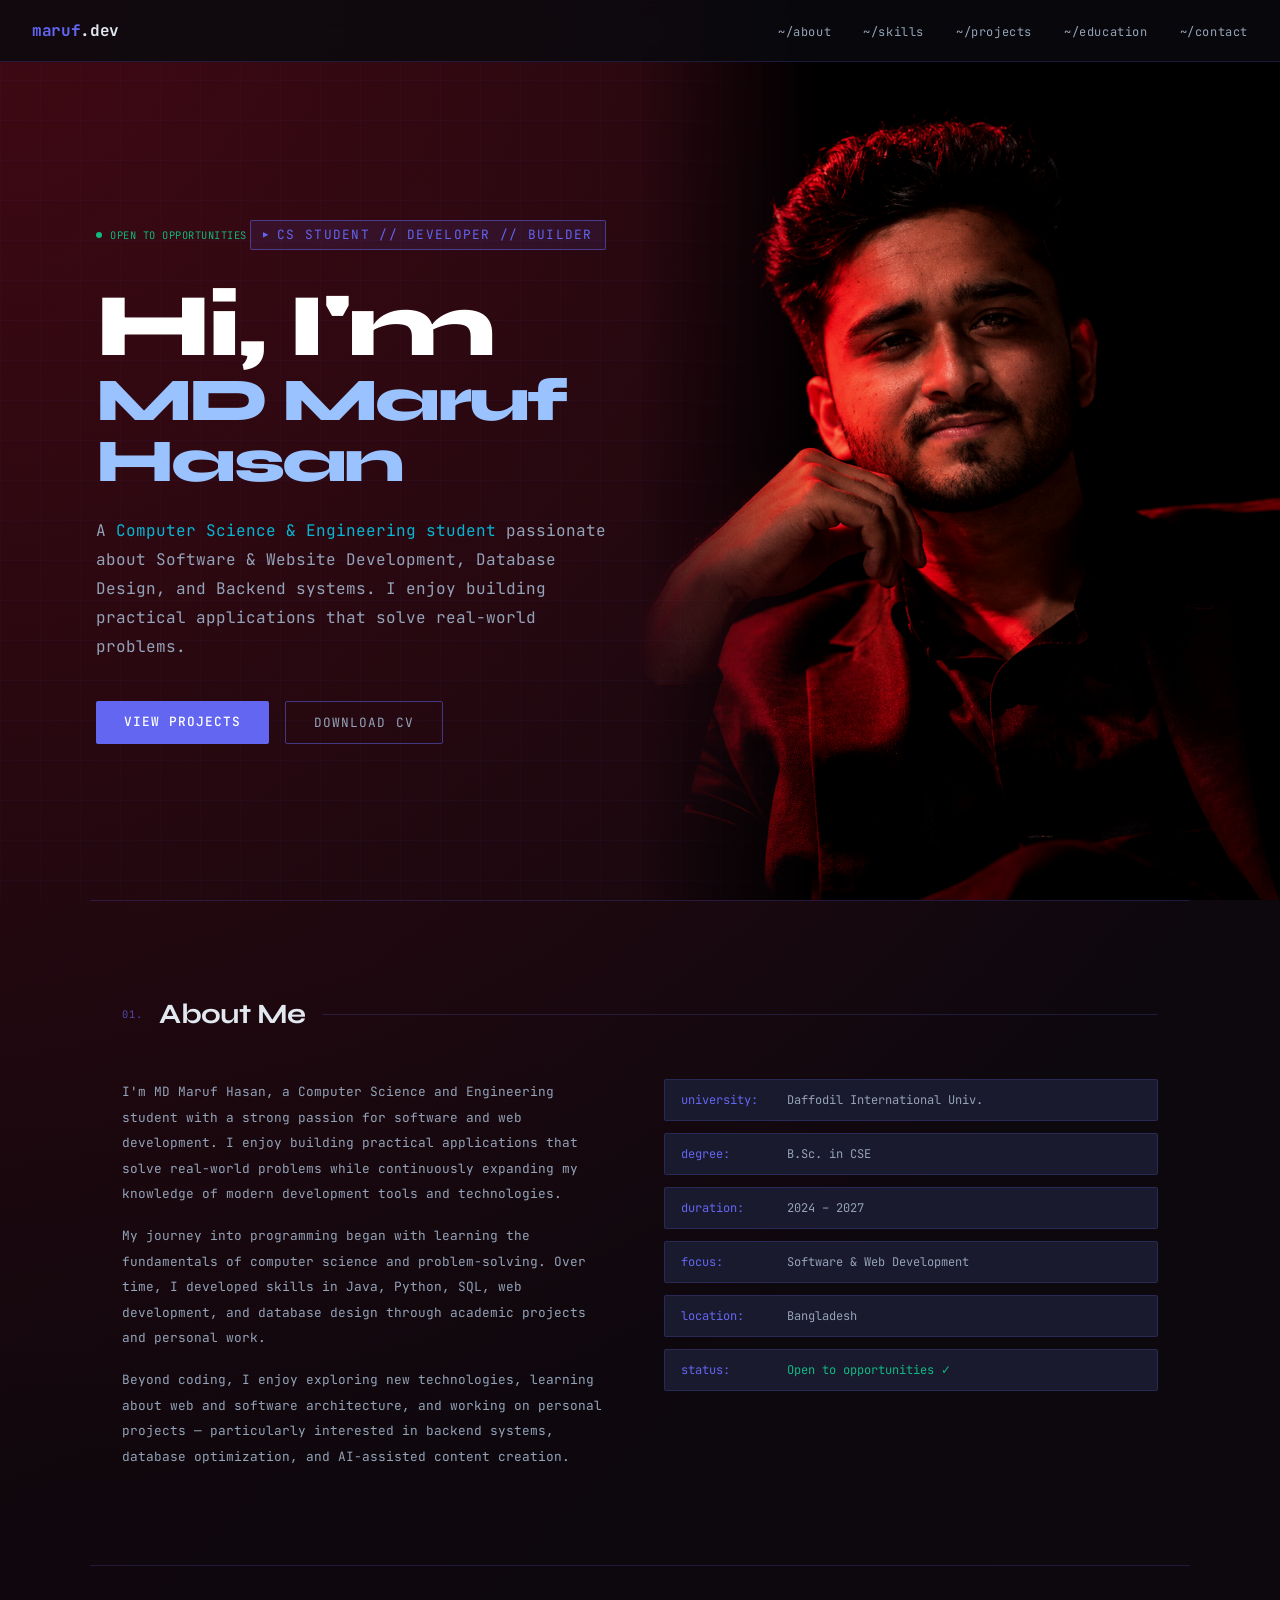
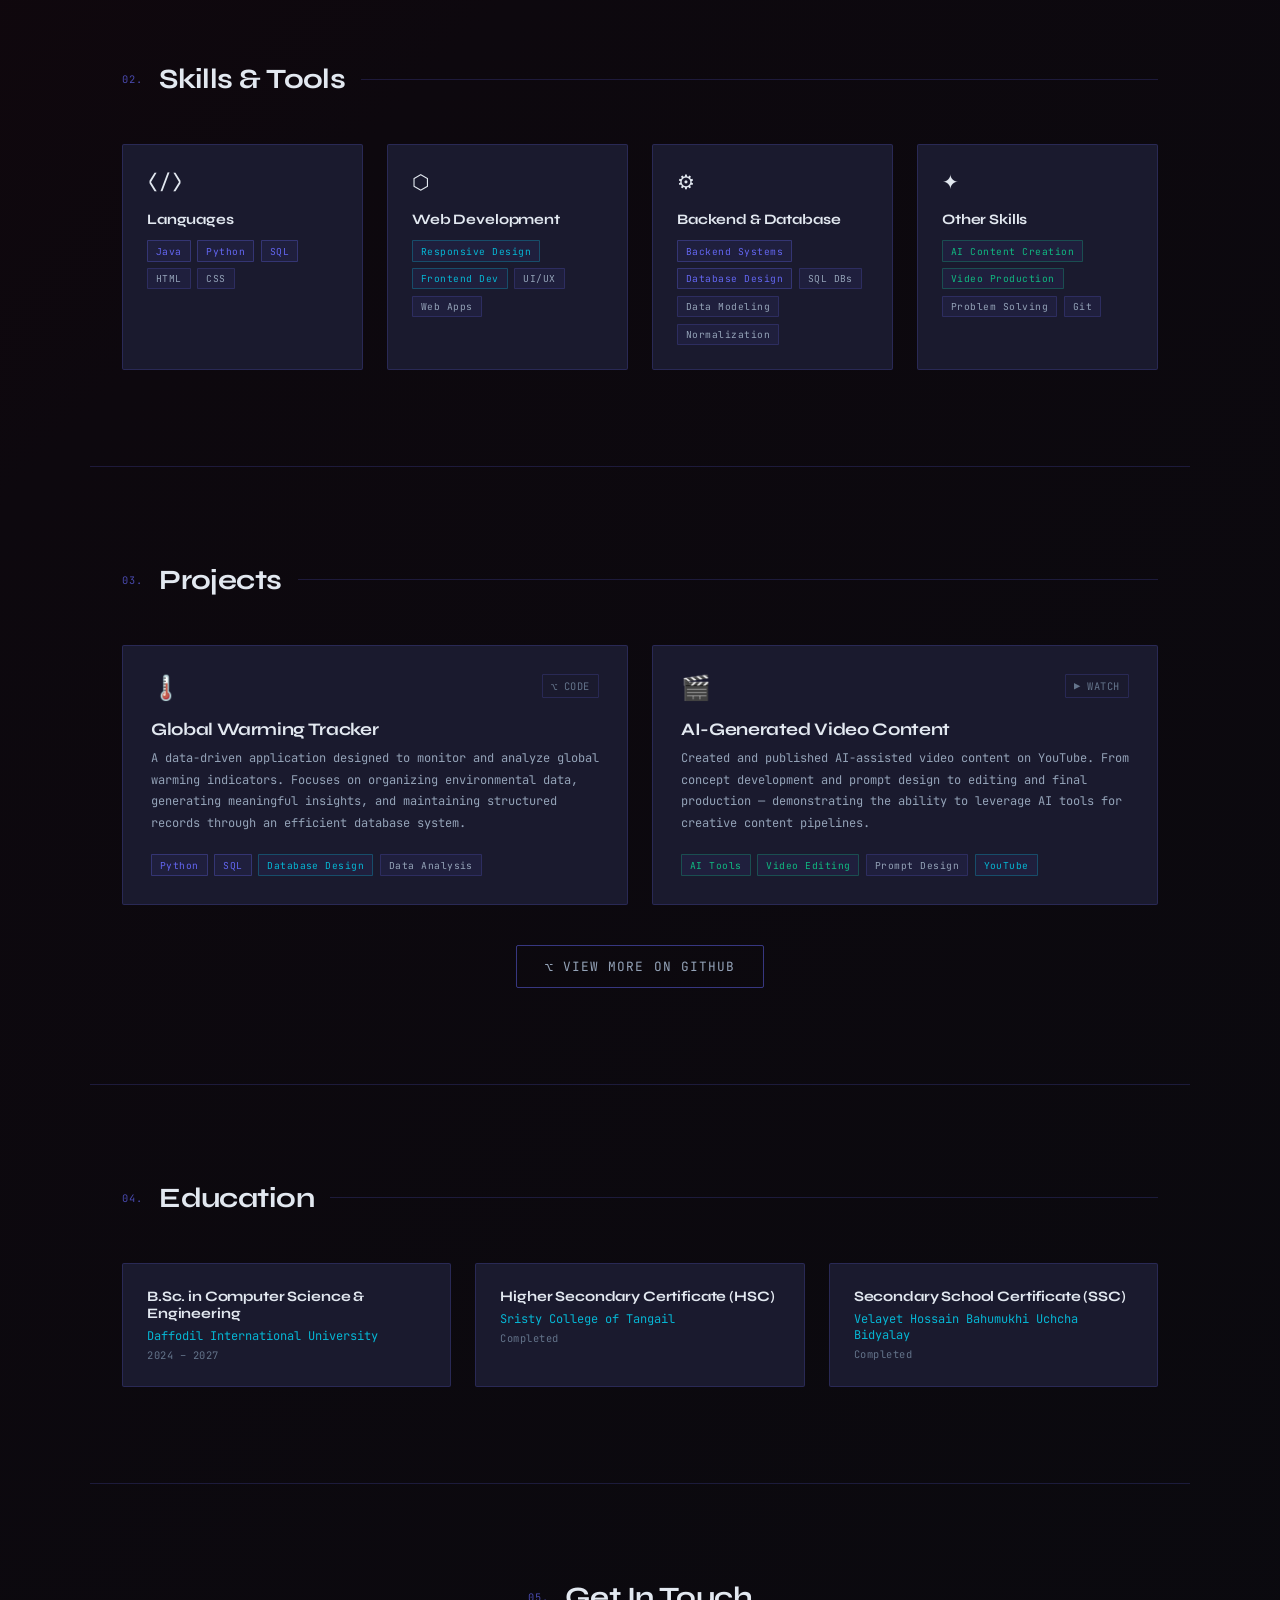
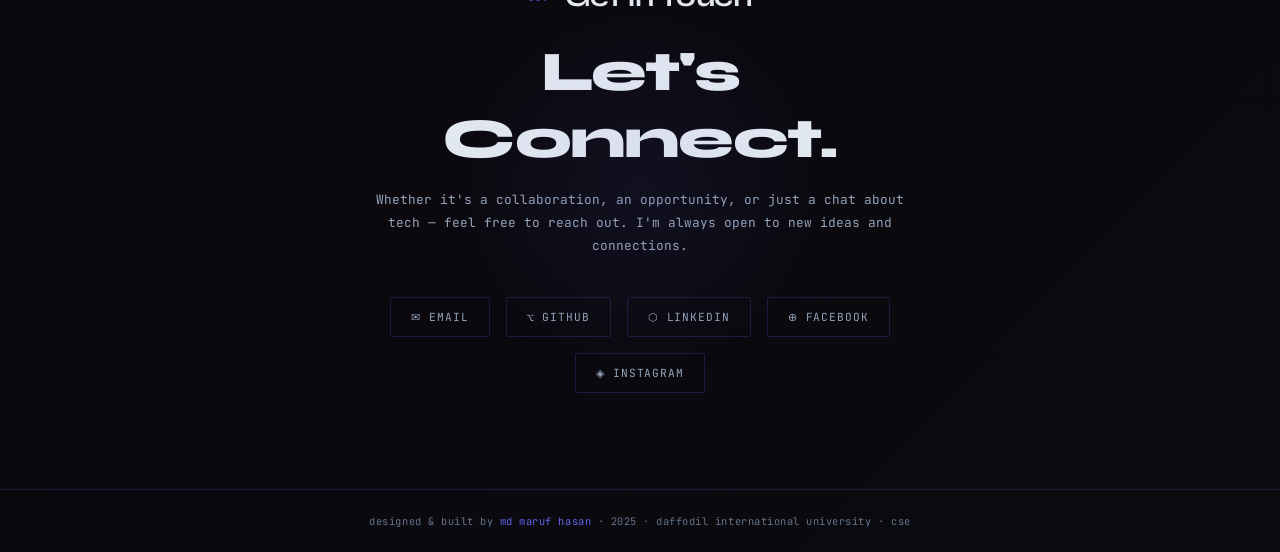
<file: index.html>
<!DOCTYPE html>
<html lang="en">
<head>
<meta charset="UTF-8">
<meta name="viewport" content="width=device-width, initial-scale=1.0">
<title>MD Maruf Hasan — CS Student</title>
<link href="https://fonts.googleapis.com/css2?family=JetBrains+Mono:wght@300;400;500;700&family=Syne:wght@400;600;700;800&display=swap" rel="stylesheet">
<link rel="stylesheet" href="style.css">
</head>
<body id="top">

<nav>
  <a href="#top" class="nav-logo">maruf<span>.dev</span></a>
  <ul class="nav-links">
    <li><a href="#about">~/about</a></li>
    <li><a href="#skills">~/skills</a></li>
    <li><a href="#projects">~/projects</a></li>
    <li><a href="#education">~/education</a></li>
    <li><a href="#contact">~/contact</a></li>
  </ul>
</nav>

<!-- HERO -->
<section class="hero" style="gap:4rem;">
  <div class="hero-content">
    <div class="status-pill">
      <span class="status-dot"></span>
      OPEN TO OPPORTUNITIES
    </div>
    <div class="hero-tag">CS STUDENT // DEVELOPER // BUILDER</div>
    <h1>
      <span class="name-line">Hi, I'm</span>
      <span class="name-line accent-word">MD Maruf Hasan</span>
    </h1>
    <p class="hero-sub">
      A <span class="highlight">Computer Science &amp; Engineering student</span> passionate
      about Software &amp; Website Development, Database Design, and Backend systems.
      I enjoy building practical applications that solve real-world problems.
    </p>
    <div class="hero-cta">
      <a href="#projects" class="btn-primary">VIEW PROJECTS</a>
      <a href="https://drive.google.com/file/d/1HnLMd99gsw0s8gDPvyJ2rtFt3Ogb9XiE/view?usp=sharing" target="_blank" class="btn-outline">DOWNLOAD CV</a>
    </div>
  </div>
  <div class="hero-img-wrap">
    <div class="hero-img-ring">
      <img src="[data-uri]" alt="MD Maruf Hasan profile image" class="hero-img" alt="MD Maruf Hasan" class="hero-img" />
    </div>
  </div>
</section>

<!-- ABOUT -->
<div class="divider"></div>
<section id="about">
  <div class="section-wrap">
    <div class="section-header">
      <span class="section-num mono">01.</span>
      <h2 class="section-title">About Me</h2>
      <div class="section-line"></div>
    </div>
    <div class="about-grid">
      <div class="about-text">
        <p>
          I'm MD Maruf Hasan, a Computer Science and Engineering student with a strong
          passion for software and web development. I enjoy building practical applications
          that solve real-world problems while continuously expanding my knowledge of
          modern development tools and technologies.
        </p>
        <p>
          My journey into programming began with learning the fundamentals of computer
          science and problem-solving. Over time, I developed skills in Java, Python,
          SQL, web development, and database design through academic projects and
          personal work.
        </p>
        <p>
          Beyond coding, I enjoy exploring new technologies, learning about web and
          software architecture, and working on personal projects — particularly interested
          in backend systems, database optimization, and AI-assisted content creation.
        </p>
      </div>
      <div class="info-list">
        <div class="info-item">
          <span class="info-label mono">university:</span>
          <span class="info-val mono">Daffodil International Univ.</span>
        </div>
        <div class="info-item">
          <span class="info-label mono">degree:</span>
          <span class="info-val mono">B.Sc. in CSE</span>
        </div>
        <div class="info-item">
          <span class="info-label mono">duration:</span>
          <span class="info-val mono">2024 – 2027</span>
        </div>
        <div class="info-item">
          <span class="info-label mono">focus:</span>
          <span class="info-val mono">Software &amp; Web Development</span>
        </div>
        <div class="info-item">
          <span class="info-label mono">location:</span>
          <span class="info-val mono">Bangladesh</span>
        </div>
        <div class="info-item">
          <span class="info-label mono">status:</span>
          <span class="info-val mono" style="color:#10b981;">Open to opportunities ✓</span>
        </div>
      </div>
    </div>
  </div>
</section>

<!-- SKILLS -->
<div class="divider"></div>
<section id="skills">
  <div class="section-wrap">
    <div class="section-header">
      <span class="section-num mono">02.</span>
      <h2 class="section-title">Skills &amp; Tools</h2>
      <div class="section-line"></div>
    </div>
    <div class="skills-grid">
      <div class="skill-card">
        <div class="skill-icon">⟨/⟩</div>
        <div class="skill-name">Languages</div>
        <div class="skill-tags">
          <span class="tag accent">Java</span>
          <span class="tag accent">Python</span>
          <span class="tag accent">SQL</span>
          <span class="tag">HTML</span>
          <span class="tag">CSS</span>
        </div>
      </div>
      <div class="skill-card">
        <div class="skill-icon">⬡</div>
        <div class="skill-name">Web Development</div>
        <div class="skill-tags">
          <span class="tag cyan">Responsive Design</span>
          <span class="tag cyan">Frontend Dev</span>
          <span class="tag">UI/UX</span>
          <span class="tag">Web Apps</span>
        </div>
      </div>
      <div class="skill-card">
        <div class="skill-icon">⚙</div>
        <div class="skill-name">Backend &amp; Database</div>
        <div class="skill-tags">
          <span class="tag accent">Backend Systems</span>
          <span class="tag accent">Database Design</span>
          <span class="tag">SQL DBs</span>
          <span class="tag">Data Modeling</span>
          <span class="tag">Normalization</span>
        </div>
      </div>
      <div class="skill-card">
        <div class="skill-icon">✦</div>
        <div class="skill-name">Other Skills</div>
        <div class="skill-tags">
          <span class="tag green">AI Content Creation</span>
          <span class="tag green">Video Production</span>
          <span class="tag">Problem Solving</span>
          <span class="tag">Git</span>
        </div>
      </div>
    </div>
  </div>
</section>

<!-- PROJECTS -->
<div class="divider"></div>
<section id="projects">
  <div class="section-wrap">
    <div class="section-header">
      <span class="section-num mono">03.</span>
      <h2 class="section-title">Projects</h2>
      <div class="section-line"></div>
    </div>
    <div class="projects-grid">

      <div class="project-card">
        <div class="project-header">
          <div class="project-icon">🌡️</div>
          <div class="project-links">
            <a href="https://github.com/marufhasan-177/Global_Warming_tracker" target="_blank" class="project-link">⌥ CODE</a>
          </div>
        </div>
        <div class="project-name">Global Warming Tracker</div>
        <div class="project-desc">
          A data-driven application designed to monitor and analyze global warming
          indicators. Focuses on organizing environmental data, generating meaningful
          insights, and maintaining structured records through an efficient database system.
        </div>
        <div class="project-stack">
          <span class="tag accent">Python</span>
          <span class="tag accent">SQL</span>
          <span class="tag cyan">Database Design</span>
          <span class="tag">Data Analysis</span>
        </div>
      </div>

      <div class="project-card">
        <div class="project-header">
          <div class="project-icon">🎬</div>
          <div class="project-links">
            <a href="https://youtu.be/gZTeO2eKrio?si=ry5_ucvU-b6ZvsV4" target="_blank" class="project-link">▶ WATCH</a>
          </div>
        </div>
        <div class="project-name">AI-Generated Video Content</div>
        <div class="project-desc">
          Created and published AI-assisted video content on YouTube. From concept
          development and prompt design to editing and final production — demonstrating
          the ability to leverage AI tools for creative content pipelines.
        </div>
        <div class="project-stack">
          <span class="tag green">AI Tools</span>
          <span class="tag green">Video Editing</span>
          <span class="tag">Prompt Design</span>
          <span class="tag cyan">YouTube</span>
        </div>
      </div>

    </div>
    <div style="text-align:center; margin-top:2.5rem;">
      <a href="https://github.com/marufhasan-177" target="_blank" class="btn-outline" style="display:inline-flex; align-items:center; gap:0.6rem;">
        ⌥ VIEW MORE ON GITHUB
      </a>
    </div>
  </div>
</section>

<!-- EDUCATION -->
<div class="divider"></div>
<section id="education">
  <div class="section-wrap">
    <div class="section-header">
      <span class="section-num mono">04.</span>
      <h2 class="section-title">Education</h2>
      <div class="section-line"></div>
    </div>
    <div class="edu-grid">
      <div class="edu-card">
        <div class="edu-degree">B.Sc. in Computer Science &amp; Engineering</div>
        <div class="edu-school">Daffodil International University</div>
        <div class="edu-year">2024 – 2027</div>
      </div>
      <div class="edu-card">
        <div class="edu-degree">Higher Secondary Certificate (HSC)</div>
        <div class="edu-school">Sristy College of Tangail</div>
        <div class="edu-year">Completed</div>
      </div>
      <div class="edu-card">
        <div class="edu-degree">Secondary School Certificate (SSC)</div>
        <div class="edu-school">Velayet Hossain Bahumukhi Uchcha Bidyalay</div>
        <div class="edu-year">Completed</div>
      </div>
    </div>
  </div>
</section>

<!-- CONTACT -->
<div class="divider"></div>
<section id="contact">
  <div class="contact-wrap">
    <div class="contact-glow"></div>
    <div class="section-header" style="justify-content:center; margin-bottom:1.5rem;">
      <span class="section-num mono">05.</span>
      <h2 class="section-title">Get In Touch</h2>
    </div>
    <h2 class="contact-title">Let's Connect.</h2>
    <p class="contact-sub">
      Whether it's a collaboration, an opportunity, or just a chat
      about tech — feel free to reach out. I'm always open to
      new ideas and connections.
    </p>
    <div class="contact-links">
      <a href="mailto:marufhasanprome@gmail.com" class="contact-link">✉ EMAIL</a>
      <a href="https://github.com/marufhasan-177" target="_blank" class="contact-link">⌥ GITHUB</a>
      <a href="https://www.linkedin.com/in/md-maruf-hasan-94461538b/" target="_blank" class="contact-link">⬡ LINKEDIN</a>
      <a href="https://www.facebook.com/marufhasanprome" target="_blank" class="contact-link">⊕ FACEBOOK</a>
      <a href="http://www.instagram.com/marufhasanprome" target="_blank" class="contact-link">◈ INSTAGRAM</a>
    </div>
  </div>
</section>

<footer>
  <p>designed &amp; built by <span>md maruf hasan</span> · 2025 · daffodil international university · cse</p>
</footer>

<script src="style.js" defer></script>
</body>
</html>
</file>
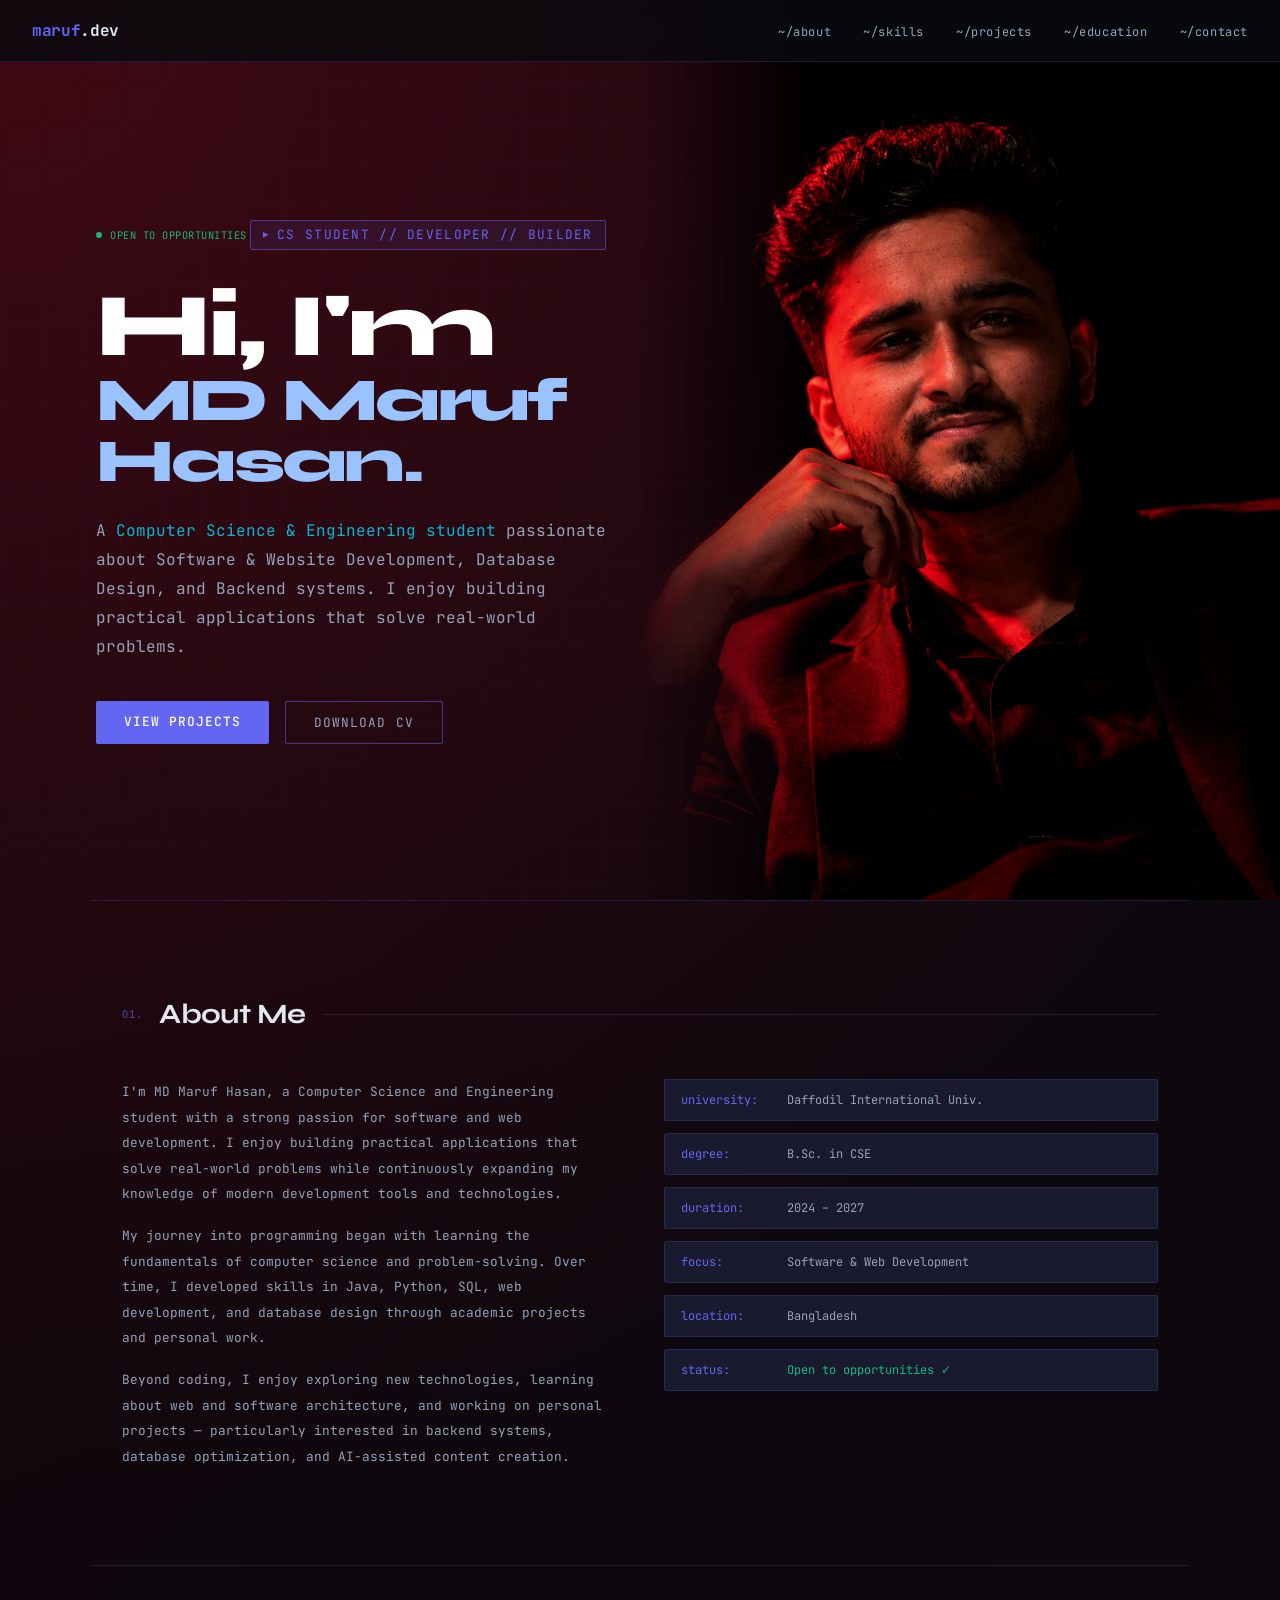
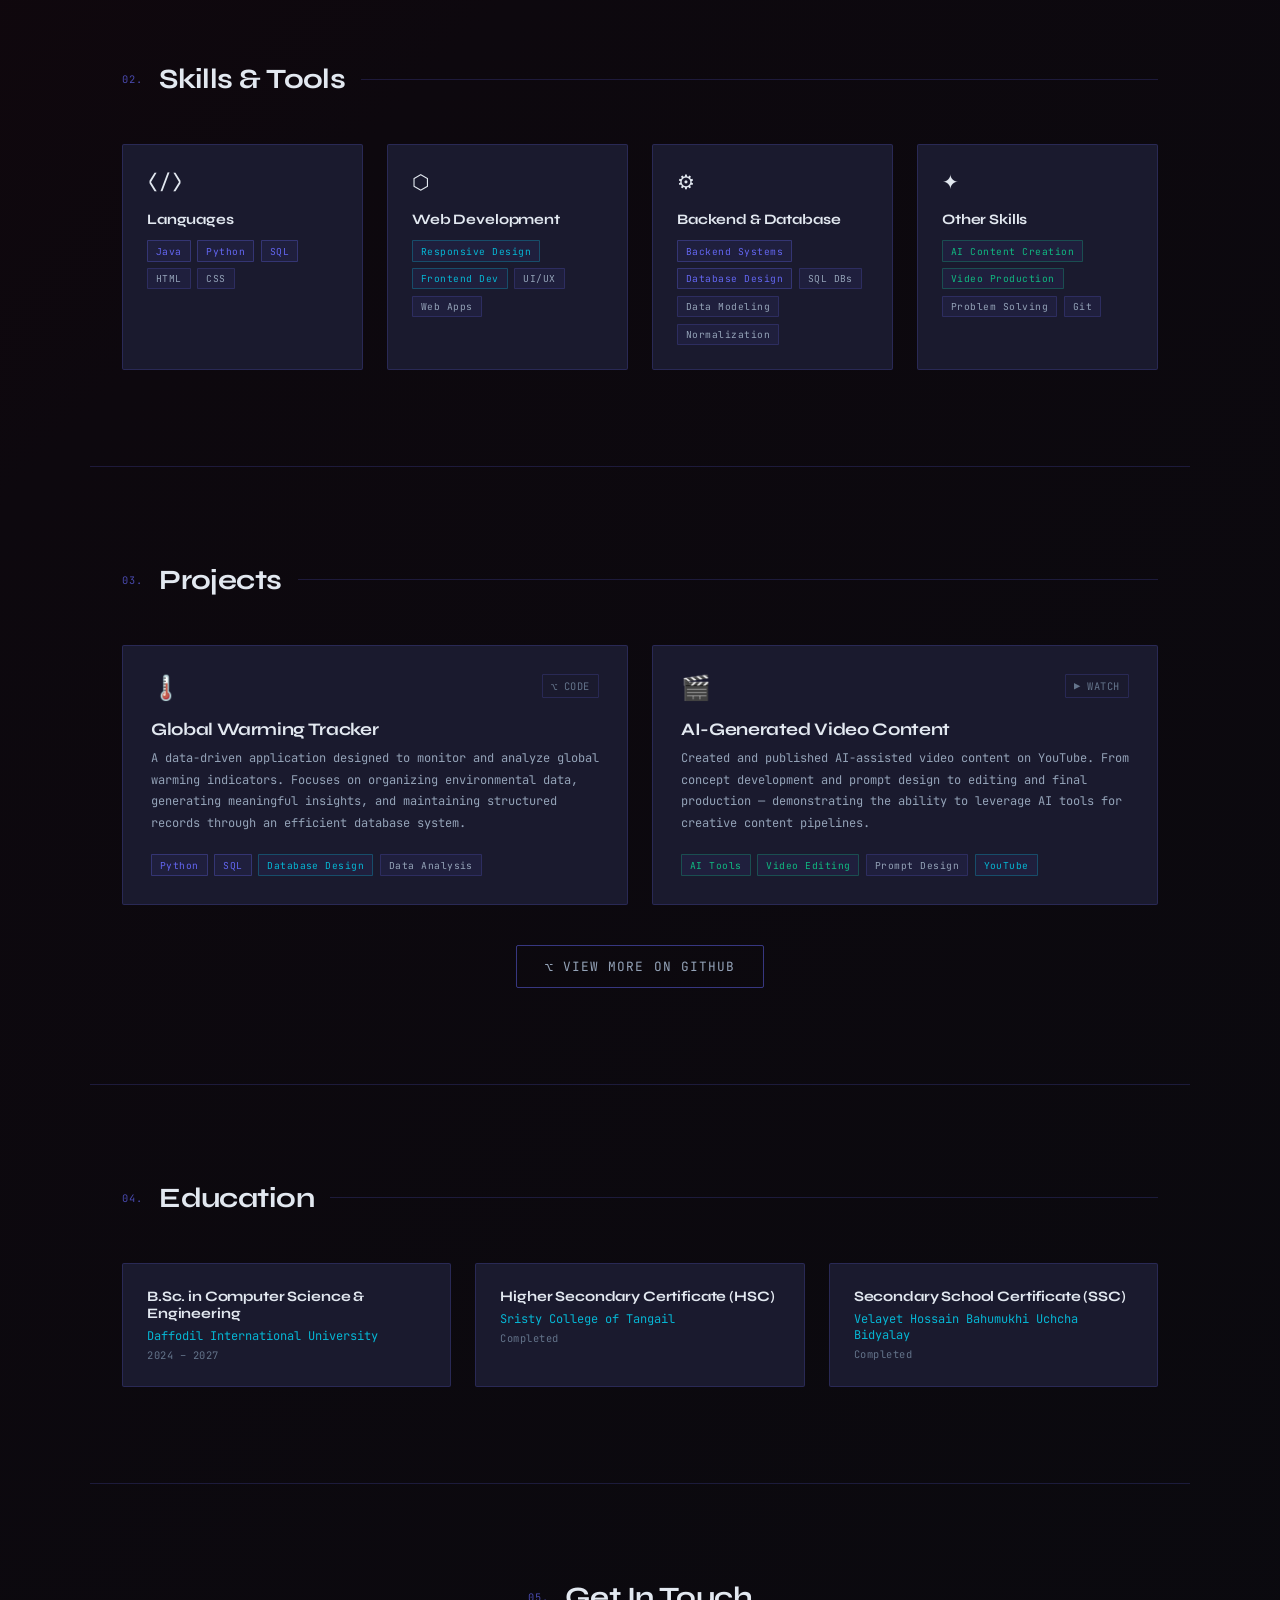
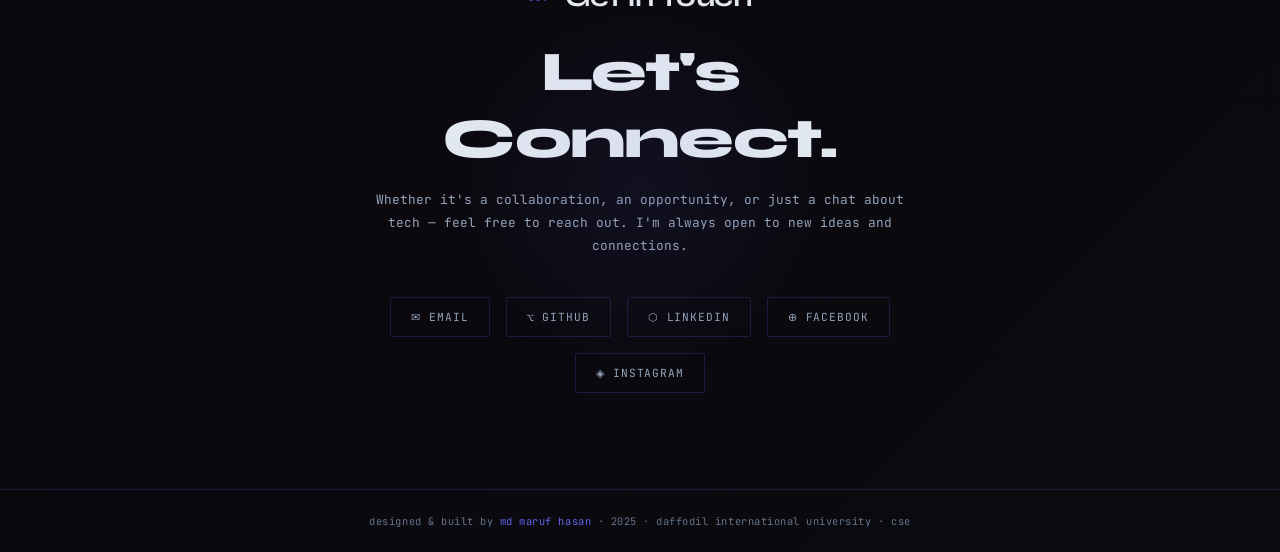
<file: Index.html>
<!DOCTYPE html>
<html lang="en">
<head>
<meta charset="UTF-8">
<meta name="viewport" content="width=device-width, initial-scale=1.0">
<title>MD Maruf Hasan — CS Student</title>
<link href="https://fonts.googleapis.com/css2?family=JetBrains+Mono:wght@300;400;500;700&family=Syne:wght@400;600;700;800&display=swap" rel="stylesheet">
<link rel="stylesheet" href="style.css">
</head>
<body id="top">

<nav>
  <a href="#top" class="nav-logo">maruf<span>.dev</span></a>
  <ul class="nav-links">
    <li><a href="#about">~/about</a></li>
    <li><a href="#skills">~/skills</a></li>
    <li><a href="#projects">~/projects</a></li>
    <li><a href="#education">~/education</a></li>
    <li><a href="#contact">~/contact</a></li>
  </ul>
</nav>

<!-- HERO -->
<section class="hero" style="gap:4rem;">
  <div class="hero-content">
    <div class="status-pill">
      <span class="status-dot"></span>
      OPEN TO OPPORTUNITIES
    </div>
    <div class="hero-tag">CS STUDENT // DEVELOPER // BUILDER</div>
    <h1>
      <span class="name-line">Hi, I'm</span>
      <span class="name-line accent-word">MD Maruf Hasan.</span>
    </h1>
    <p class="hero-sub">
      A <span class="highlight">Computer Science &amp; Engineering student</span> passionate
      about Software &amp; Website Development, Database Design, and Backend systems.
      I enjoy building practical applications that solve real-world problems.
    </p>
    <div class="hero-cta">
      <a href="#projects" class="btn-primary">VIEW PROJECTS</a>
      <a href="https://drive.google.com/file/d/1HnLMd99gsw0s8gDPvyJ2rtFt3Ogb9XiE/view?usp=sharing" target="_blank" class="btn-outline">DOWNLOAD CV</a>
    </div>
  </div>
  <div class="hero-img-wrap">
    <div class="hero-img-ring">
      <img src="[data-uri]" alt="MD Maruf Hasan profile image" class="hero-img" alt="MD Maruf Hasan" class="hero-img" />
    </div>
  </div>
</section>

<!-- ABOUT -->
<div class="divider"></div>
<section id="about">
  <div class="section-wrap">
    <div class="section-header">
      <span class="section-num mono">01.</span>
      <h2 class="section-title">About Me</h2>
      <div class="section-line"></div>
    </div>
    <div class="about-grid">
      <div class="about-text">
        <p>
          I'm MD Maruf Hasan, a Computer Science and Engineering student with a strong
          passion for software and web development. I enjoy building practical applications
          that solve real-world problems while continuously expanding my knowledge of
          modern development tools and technologies.
        </p>
        <p>
          My journey into programming began with learning the fundamentals of computer
          science and problem-solving. Over time, I developed skills in Java, Python,
          SQL, web development, and database design through academic projects and
          personal work.
        </p>
        <p>
          Beyond coding, I enjoy exploring new technologies, learning about web and
          software architecture, and working on personal projects — particularly interested
          in backend systems, database optimization, and AI-assisted content creation.
        </p>
      </div>
      <div class="info-list">
        <div class="info-item">
          <span class="info-label mono">university:</span>
          <span class="info-val mono">Daffodil International Univ.</span>
        </div>
        <div class="info-item">
          <span class="info-label mono">degree:</span>
          <span class="info-val mono">B.Sc. in CSE</span>
        </div>
        <div class="info-item">
          <span class="info-label mono">duration:</span>
          <span class="info-val mono">2024 – 2027</span>
        </div>
        <div class="info-item">
          <span class="info-label mono">focus:</span>
          <span class="info-val mono">Software &amp; Web Development</span>
        </div>
        <div class="info-item">
          <span class="info-label mono">location:</span>
          <span class="info-val mono">Bangladesh</span>
        </div>
        <div class="info-item">
          <span class="info-label mono">status:</span>
          <span class="info-val mono" style="color:#10b981;">Open to opportunities ✓</span>
        </div>
      </div>
    </div>
  </div>
</section>

<!-- SKILLS -->
<div class="divider"></div>
<section id="skills">
  <div class="section-wrap">
    <div class="section-header">
      <span class="section-num mono">02.</span>
      <h2 class="section-title">Skills &amp; Tools</h2>
      <div class="section-line"></div>
    </div>
    <div class="skills-grid">
      <div class="skill-card">
        <div class="skill-icon">⟨/⟩</div>
        <div class="skill-name">Languages</div>
        <div class="skill-tags">
          <span class="tag accent">Java</span>
          <span class="tag accent">Python</span>
          <span class="tag accent">SQL</span>
          <span class="tag">HTML</span>
          <span class="tag">CSS</span>
        </div>
      </div>
      <div class="skill-card">
        <div class="skill-icon">⬡</div>
        <div class="skill-name">Web Development</div>
        <div class="skill-tags">
          <span class="tag cyan">Responsive Design</span>
          <span class="tag cyan">Frontend Dev</span>
          <span class="tag">UI/UX</span>
          <span class="tag">Web Apps</span>
        </div>
      </div>
      <div class="skill-card">
        <div class="skill-icon">⚙</div>
        <div class="skill-name">Backend &amp; Database</div>
        <div class="skill-tags">
          <span class="tag accent">Backend Systems</span>
          <span class="tag accent">Database Design</span>
          <span class="tag">SQL DBs</span>
          <span class="tag">Data Modeling</span>
          <span class="tag">Normalization</span>
        </div>
      </div>
      <div class="skill-card">
        <div class="skill-icon">✦</div>
        <div class="skill-name">Other Skills</div>
        <div class="skill-tags">
          <span class="tag green">AI Content Creation</span>
          <span class="tag green">Video Production</span>
          <span class="tag">Problem Solving</span>
          <span class="tag">Git</span>
        </div>
      </div>
    </div>
  </div>
</section>

<!-- PROJECTS -->
<div class="divider"></div>
<section id="projects">
  <div class="section-wrap">
    <div class="section-header">
      <span class="section-num mono">03.</span>
      <h2 class="section-title">Projects</h2>
      <div class="section-line"></div>
    </div>
    <div class="projects-grid">

      <div class="project-card">
        <div class="project-header">
          <div class="project-icon">🌡️</div>
          <div class="project-links">
            <a href="https://github.com/marufhasan-177/Global_Warming_tracker" target="_blank" class="project-link">⌥ CODE</a>
          </div>
        </div>
        <div class="project-name">Global Warming Tracker</div>
        <div class="project-desc">
          A data-driven application designed to monitor and analyze global warming
          indicators. Focuses on organizing environmental data, generating meaningful
          insights, and maintaining structured records through an efficient database system.
        </div>
        <div class="project-stack">
          <span class="tag accent">Python</span>
          <span class="tag accent">SQL</span>
          <span class="tag cyan">Database Design</span>
          <span class="tag">Data Analysis</span>
        </div>
      </div>

      <div class="project-card">
        <div class="project-header">
          <div class="project-icon">🎬</div>
          <div class="project-links">
            <a href="https://youtu.be/gZTeO2eKrio?si=ry5_ucvU-b6ZvsV4" target="_blank" class="project-link">▶ WATCH</a>
          </div>
        </div>
        <div class="project-name">AI-Generated Video Content</div>
        <div class="project-desc">
          Created and published AI-assisted video content on YouTube. From concept
          development and prompt design to editing and final production — demonstrating
          the ability to leverage AI tools for creative content pipelines.
        </div>
        <div class="project-stack">
          <span class="tag green">AI Tools</span>
          <span class="tag green">Video Editing</span>
          <span class="tag">Prompt Design</span>
          <span class="tag cyan">YouTube</span>
        </div>
      </div>

    </div>
    <div style="text-align:center; margin-top:2.5rem;">
      <a href="https://github.com/marufhasan-177" target="_blank" class="btn-outline" style="display:inline-flex; align-items:center; gap:0.6rem;">
        ⌥ VIEW MORE ON GITHUB
      </a>
    </div>
  </div>
</section>

<!-- EDUCATION -->
<div class="divider"></div>
<section id="education">
  <div class="section-wrap">
    <div class="section-header">
      <span class="section-num mono">04.</span>
      <h2 class="section-title">Education</h2>
      <div class="section-line"></div>
    </div>
    <div class="edu-grid">
      <div class="edu-card">
        <div class="edu-degree">B.Sc. in Computer Science &amp; Engineering</div>
        <div class="edu-school">Daffodil International University</div>
        <div class="edu-year">2024 – 2027</div>
      </div>
      <div class="edu-card">
        <div class="edu-degree">Higher Secondary Certificate (HSC)</div>
        <div class="edu-school">Sristy College of Tangail</div>
        <div class="edu-year">Completed</div>
      </div>
      <div class="edu-card">
        <div class="edu-degree">Secondary School Certificate (SSC)</div>
        <div class="edu-school">Velayet Hossain Bahumukhi Uchcha Bidyalay</div>
        <div class="edu-year">Completed</div>
      </div>
    </div>
  </div>
</section>

<!-- CONTACT -->
<div class="divider"></div>
<section id="contact">
  <div class="contact-wrap">
    <div class="contact-glow"></div>
    <div class="section-header" style="justify-content:center; margin-bottom:1.5rem;">
      <span class="section-num mono">05.</span>
      <h2 class="section-title">Get In Touch</h2>
    </div>
    <h2 class="contact-title">Let's Connect.</h2>
    <p class="contact-sub">
      Whether it's a collaboration, an opportunity, or just a chat
      about tech — feel free to reach out. I'm always open to
      new ideas and connections.
    </p>
    <div class="contact-links">
      <a href="mailto:marufhasanprome@gmail.com" class="contact-link">✉ EMAIL</a>
      <a href="https://github.com/marufhasan-177" target="_blank" class="contact-link">⌥ GITHUB</a>
      <a href="https://www.linkedin.com/in/md-maruf-hasan-94461538b/" target="_blank" class="contact-link">⬡ LINKEDIN</a>
      <a href="https://www.facebook.com/marufhasanprome" target="_blank" class="contact-link">⊕ FACEBOOK</a>
      <a href="http://www.instagram.com/marufhasanprome" target="_blank" class="contact-link">◈ INSTAGRAM</a>
    </div>
  </div>
</section>

<footer>
  <p>designed &amp; built by <span>md maruf hasan</span> · 2025 · daffodil international university · cse</p>
</footer>

<script src="style.js" defer></script>
</body>
</html>
</file>
<file: style.css>
:root {
    --bg: #0a0a0f;
    --bg2: #0f0f1a;
    --bg3: #141425;
    --surface: #1a1a2e;
    --surface2: #1f1f35;
    --border: rgba(99,102,241,0.2);
    --border-bright: rgba(99,102,241,0.5);
    --accent: #6366f1;
    --accent2: #06b6d4;
    --accent3: #10b981;
    --text: #e2e8f0;
    --muted: #64748b;
    --muted2: #94a3b8;
    --glow: rgba(99,102,241,0.15);
  }
  *, *::before, *::after { box-sizing: border-box; margin: 0; padding: 0; }
  html { scroll-behavior: smooth; }
  body {
    font-family: 'Syne', sans-serif;
    background:
      radial-gradient(circle at 0% 0%, rgba(170, 18, 42, 0.28), transparent 38%),
      linear-gradient(135deg, #16050a 0%, #0d080e 42%, var(--bg) 100%);
    color: var(--text);
    min-height: 100vh;
    overflow-x: hidden;
  }
  .mono { font-family: 'JetBrains Mono', monospace; }

  body::before {
    content: '';
    position: fixed;
    inset: 0;
    background-image:
      linear-gradient(rgba(99,102,241,0.04) 1px, transparent 1px),
      linear-gradient(90deg, rgba(99,102,241,0.04) 1px, transparent 1px);
    background-size: 40px 40px;
    pointer-events: none;
    z-index: 0;
  }

  nav {
    position: fixed;
    top: 0; left: 0; right: 0;
    z-index: 100;
    padding: 1.25rem 2rem;
    display: flex;
    justify-content: space-between;
    align-items: center;
    background: rgba(10,10,15,0.85);
    backdrop-filter: blur(12px);
    border-bottom: 1px solid var(--border);
  }
  .nav-logo {
    font-family: 'JetBrains Mono', monospace;
    font-size: 1rem;
    font-weight: 700;
    color: var(--accent);
    text-decoration: none;
    letter-spacing: -0.02em;
  }
  .nav-logo span { color: var(--text); }
  .nav-links { display: flex; gap: 2rem; list-style: none; }
  .nav-links a {
    font-family: 'JetBrains Mono', monospace;
    font-size: 0.75rem;
    color: var(--muted2);
    text-decoration: none;
    letter-spacing: 0.05em;
    transition: color 0.2s;
  }
  .nav-links a:hover { color: var(--accent); }

  section { position: relative; z-index: 1; }

  .hero {
    min-height: 100vh;
    display: flex;
    align-items: center;
    gap: 4rem;
    padding: 0 0 0 4rem;
    max-width: none;
    margin: 0 auto;
  }
  .hero-content {
    order: 1;
    flex: none;
    width: calc(50% - 2rem);
    max-width: 720px;
    padding: 8rem 2rem 4rem;
  }
  .hero-tag {
    display: inline-flex;
    align-items: center;
    gap: 0.5rem;
    font-family: 'JetBrains Mono', monospace;
    font-size: 0.7rem;
    color: var(--accent);
    background: rgba(99,102,241,0.1);
    border: 1px solid var(--border-bright);
    padding: 0.35rem 0.75rem;
    border-radius: 2px;
    margin-bottom: 2rem;
    letter-spacing: 0.1em;
  }
  .hero-tag::before { content: '▶'; font-size: 0.55rem; }
  .hero h1 {
    font-size: clamp(3rem, 8vw, 5.5rem);
    font-weight: 800;
    line-height: 1.0;
    letter-spacing: -0.03em;
    margin-bottom: 0.25rem;
  }
  .hero h1 .name-line { display: block; }
  .hero h1 .name-line:first-child {
    color: #FFFFFF;
  }
  .hero h1 .accent-word {
    color: #99C2FF;
    font-size: 0.68em;
  }
  .hero-sub {
    font-family: 'JetBrains Mono', monospace;
    font-size: 0.85rem;
    color: var(--muted2);
    margin: 1.5rem 0;
    line-height: 1.8;
    max-width: 520px;
  }
  .hero-sub .highlight { color: var(--accent2); }
  .hero-cta { display: flex; gap: 1rem; margin-top: 2.5rem; flex-wrap: wrap; }
  .btn-primary {
    font-family: 'JetBrains Mono', monospace;
    font-size: 0.75rem;
    font-weight: 500;
    letter-spacing: 0.08em;
    color: #fff;
    background: var(--accent);
    border: none;
    padding: 0.75rem 1.75rem;
    border-radius: 2px;
    cursor: pointer;
    text-decoration: none;
    transition: all 0.2s;
    position: relative;
    overflow: hidden;
  }
  .btn-primary::after {
    content: '';
    position: absolute;
    inset: 0;
    background: rgba(255,255,255,0.1);
    opacity: 0;
    transition: opacity 0.2s;
  }
  .btn-primary:hover::after { opacity: 1; }
  .btn-outline {
    font-family: 'JetBrains Mono', monospace;
    font-size: 0.75rem;
    letter-spacing: 0.08em;
    color: var(--muted2);
    background: transparent;
    border: 1px solid var(--border-bright);
    padding: 0.75rem 1.75rem;
    border-radius: 2px;
    cursor: pointer;
    text-decoration: none;
    transition: all 0.2s;
  }
  .btn-outline:hover { color: var(--text); border-color: var(--accent); }

  .status-pill {
    display: inline-flex;
    align-items: center;
    gap: 0.5rem;
    font-family: 'JetBrains Mono', monospace;
    font-size: 0.65rem;
    color: var(--accent3);
    margin-bottom: 1rem;
    letter-spacing: 0.05em;
  }
  .status-dot {
    width: 6px; height: 6px;
    border-radius: 50%;
    background: var(--accent3);
    animation: pulse 2s infinite;
  }
  @keyframes pulse {
    0%, 100% { opacity: 1; box-shadow: 0 0 0 0 rgba(16,185,129,0.4); }
    50% { opacity: 0.8; box-shadow: 0 0 0 5px rgba(16,185,129,0); }
  }

  .section-wrap {
    max-width: 1100px;
    margin: 0 auto;
    padding: 6rem 2rem;
  }
  .section-header {
    display: flex;
    align-items: center;
    gap: 1rem;
    margin-bottom: 3rem;
  }
  .section-num {
    font-family: 'JetBrains Mono', monospace;
    font-size: 0.65rem;
    color: var(--accent);
    letter-spacing: 0.1em;
    opacity: 0.7;
  }
  .section-title {
    font-size: 1.75rem;
    font-weight: 700;
    letter-spacing: -0.02em;
  }
  .section-line {
    flex: 1;
    height: 1px;
    background: var(--border);
  }

  .about-grid {
    display: grid;
    grid-template-columns: 1fr 1fr;
    gap: 3rem;
    align-items: start;
  }
  .about-text {
    font-family: 'JetBrains Mono', monospace;
    font-size: 0.8rem;
    line-height: 2;
    color: var(--muted2);
  }
  .about-text p + p { margin-top: 1rem; }
  .about-text a { color: var(--accent); text-decoration: none; }
  .info-list { display: flex; flex-direction: column; gap: 0.75rem; }
  .info-item {
    display: flex;
    align-items: center;
    gap: 1rem;
    font-family: 'JetBrains Mono', monospace;
    font-size: 0.75rem;
    padding: 0.75rem 1rem;
    background: var(--surface);
    border: 1px solid var(--border);
    border-radius: 2px;
  }
  .info-label { color: var(--accent); min-width: 90px; }
  .info-val { color: var(--muted2); }

  .skills-grid {
    display: grid;
    grid-template-columns: repeat(auto-fit, minmax(240px, 1fr));
    gap: 1.5rem;
  }
  .skill-card {
    background: var(--surface);
    border: 1px solid var(--border);
    border-radius: 2px;
    padding: 1.5rem;
    transition: border-color 0.2s, background 0.2s;
  }
  .skill-card:hover {
    border-color: var(--border-bright);
    background: var(--surface2);
  }
  .skill-icon {
    font-family: 'JetBrains Mono', monospace;
    font-size: 1.25rem;
    margin-bottom: 1rem;
  }
  .skill-name {
    font-size: 0.9rem;
    font-weight: 700;
    margin-bottom: 0.75rem;
    letter-spacing: -0.01em;
  }
  .skill-tags { display: flex; flex-wrap: wrap; gap: 0.4rem; }
  .tag {
    font-family: 'JetBrains Mono', monospace;
    font-size: 0.6rem;
    color: var(--muted2);
    background: rgba(99,102,241,0.08);
    border: 1px solid var(--border);
    padding: 0.2rem 0.5rem;
    border-radius: 1px;
    letter-spacing: 0.05em;
  }
  .tag.accent { color: var(--accent); border-color: rgba(99,102,241,0.3); }
  .tag.cyan { color: var(--accent2); border-color: rgba(6,182,212,0.3); }
  .tag.green { color: var(--accent3); border-color: rgba(16,185,129,0.3); }

  .projects-grid {
    display: grid;
    grid-template-columns: repeat(auto-fit, minmax(320px, 1fr));
    gap: 1.5rem;
  }
  .project-card {
    background: var(--surface);
    border: 1px solid var(--border);
    border-radius: 2px;
    padding: 1.75rem;
    position: relative;
    overflow: hidden;
    transition: border-color 0.3s, background 0.3s;
    cursor: pointer;
  }
  .project-card::before {
    content: '';
    position: absolute;
    top: 0; left: 0; right: 0;
    height: 2px;
    background: linear-gradient(90deg, var(--accent), var(--accent2));
    transform: scaleX(0);
    transform-origin: left;
    transition: transform 0.3s;
  }
  .project-card:hover {
    border-color: var(--border-bright);
    background: var(--surface2);
  }
  .project-card:hover::before { transform: scaleX(1); }
  .project-header {
    display: flex;
    justify-content: space-between;
    align-items: flex-start;
    margin-bottom: 1rem;
  }
  .project-icon { font-size: 1.5rem; filter: grayscale(0.3); }
  .project-links { display: flex; gap: 0.5rem; }
  .project-link {
    font-family: 'JetBrains Mono', monospace;
    font-size: 0.65rem;
    color: var(--muted);
    text-decoration: none;
    padding: 0.25rem 0.5rem;
    border: 1px solid var(--border);
    border-radius: 1px;
    transition: all 0.2s;
    letter-spacing: 0.05em;
  }
  .project-link:hover { color: var(--accent2); border-color: rgba(6,182,212,0.3); }
  .project-name {
    font-size: 1.1rem;
    font-weight: 700;
    margin-bottom: 0.5rem;
    letter-spacing: -0.02em;
  }
  .project-desc {
    font-family: 'JetBrains Mono', monospace;
    font-size: 0.75rem;
    color: var(--muted2);
    line-height: 1.8;
    margin-bottom: 1.25rem;
  }
  .project-stack { display: flex; flex-wrap: wrap; gap: 0.4rem; }

  .edu-grid {
    display: grid;
    grid-template-columns: repeat(auto-fit, minmax(280px, 1fr));
    gap: 1.5rem;
  }
  .edu-card {
    background: var(--surface);
    border: 1px solid var(--border);
    border-radius: 2px;
    padding: 1.5rem;
    transition: border-color 0.2s;
  }
  .edu-card:hover { border-color: var(--border-bright); }
  .edu-degree {
    font-size: 0.9rem;
    font-weight: 700;
    margin-bottom: 0.4rem;
    letter-spacing: -0.01em;
  }
  .edu-school {
    font-family: 'JetBrains Mono', monospace;
    font-size: 0.75rem;
    color: var(--accent2);
    margin-bottom: 0.25rem;
  }
  .edu-year {
    font-family: 'JetBrains Mono', monospace;
    font-size: 0.65rem;
    color: var(--muted);
    letter-spacing: 0.05em;
  }

  .contact-wrap {
    max-width: 600px;
    margin: 0 auto;
    text-align: center;
    padding: 6rem 2rem;
    position: relative;
    z-index: 1;
  }
  .contact-glow {
    position: absolute;
    top: 50%; left: 50%;
    transform: translate(-50%, -50%);
    width: 400px; height: 400px;
    background: radial-gradient(circle, rgba(99,102,241,0.08) 0%, transparent 70%);
    pointer-events: none;
  }
  .contact-title {
    font-size: clamp(2rem, 5vw, 3.5rem);
    font-weight: 800;
    letter-spacing: -0.03em;
    margin-bottom: 1rem;
  }
  .contact-sub {
    font-family: 'JetBrains Mono', monospace;
    font-size: 0.8rem;
    color: var(--muted2);
    line-height: 1.8;
    margin-bottom: 2.5rem;
  }
  .contact-links { display: flex; justify-content: center; gap: 1rem; flex-wrap: wrap; }
  .contact-link {
    font-family: 'JetBrains Mono', monospace;
    font-size: 0.7rem;
    letter-spacing: 0.08em;
    display: flex;
    align-items: center;
    gap: 0.5rem;
    color: var(--muted2);
    text-decoration: none;
    padding: 0.75rem 1.25rem;
    border: 1px solid var(--border);
    border-radius: 2px;
    transition: all 0.2s;
  }
  .contact-link:hover { color: var(--accent); border-color: var(--border-bright); }

  footer {
    border-top: 1px solid var(--border);
    padding: 1.5rem 2rem;
    text-align: center;
    font-family: 'JetBrains Mono', monospace;
    font-size: 0.65rem;
    color: var(--muted);
    position: relative;
    z-index: 1;
    letter-spacing: 0.05em;
  }
  footer span { color: var(--accent); }

  .divider {
    height: 1px;
    background: var(--border);
    position: relative;
    z-index: 1;
    max-width: 1100px;
    margin: 0 auto;
  }

  .hero-img-wrap {
    order: 2;
    position: absolute;
    top: 0;
    right: 0;
    width: 50vw;
    height: 100vh;
    display: flex;
    align-items: center;
    justify-content: center;
  }
  .hero-img-ring {
    width: 100%;
    height: 100%;
    overflow: hidden;
    position: relative;
  }
  .hero-img-ring::after {
    display: none;
  }
  .hero-img {
    content: url('assets/Maruf%20Hasan.png');
    width: 100%;
    height: 100%;
    object-fit: cover;
    object-position: center top;
    filter: grayscale(10%) contrast(1.05);
    display: block;
    -webkit-mask-image: linear-gradient(to right, transparent 0%, rgba(0,0,0,0.35) 10%, #000 28%);
    mask-image: linear-gradient(to right, transparent 0%, rgba(0,0,0,0.35) 10%, #000 28%);
  }
  @media (min-width: 1200px) {
    .hero-tag { font-size: 0.8rem; }
    .hero h1 { font-size: clamp(5.5rem, 7vw, 7rem); }
    .hero-sub { font-size: 1rem; max-width: 600px; }
    .btn-primary,
    .btn-outline { font-size: 0.8rem; }
  }
  @media (max-width: 640px) {
    body {
      background:
        radial-gradient(circle at 50% 0%, rgba(145, 16, 38, 0.22), transparent 46%),
        linear-gradient(180deg, #120409 0%, #0a0a0f 58%, var(--bg) 100%);
    }
    .hero {
      position: relative;
      justify-content: center;
      min-height: 100svh;
      padding: 12rem 1.5rem 3rem 3rem;
      overflow: hidden;
    }
    .hero-img-wrap {
      order: 0;
      position: absolute;
      inset: 0;
      width: 100%;
      height: 100%;
      z-index: 0;
      opacity: 0.24;
    }
    .hero-content {
      order: 1;
      flex: none;
      width: 100%;
      padding: 0;
      position: relative;
      z-index: 1;
      text-align: left;
    }
    .hero-img {
      object-position: center top;
      -webkit-mask-image: linear-gradient(to right, transparent 0%, #000 42%, #000 100%);
      mask-image: linear-gradient(to right, transparent 0%, #000 42%, #000 100%);
    }
    .hero-tag { font-size: 0.78rem; }
    .status-pill { font-size: 0.72rem; }
    .hero h1 { font-size: 3.2rem; }
    .hero-sub { font-size: 0.95rem; max-width: 560px; }
    .hero-cta { justify-content: flex-start; }

    .about-grid { grid-template-columns: 1fr; }
    .nav-links { display: none; }
  }
</file>
